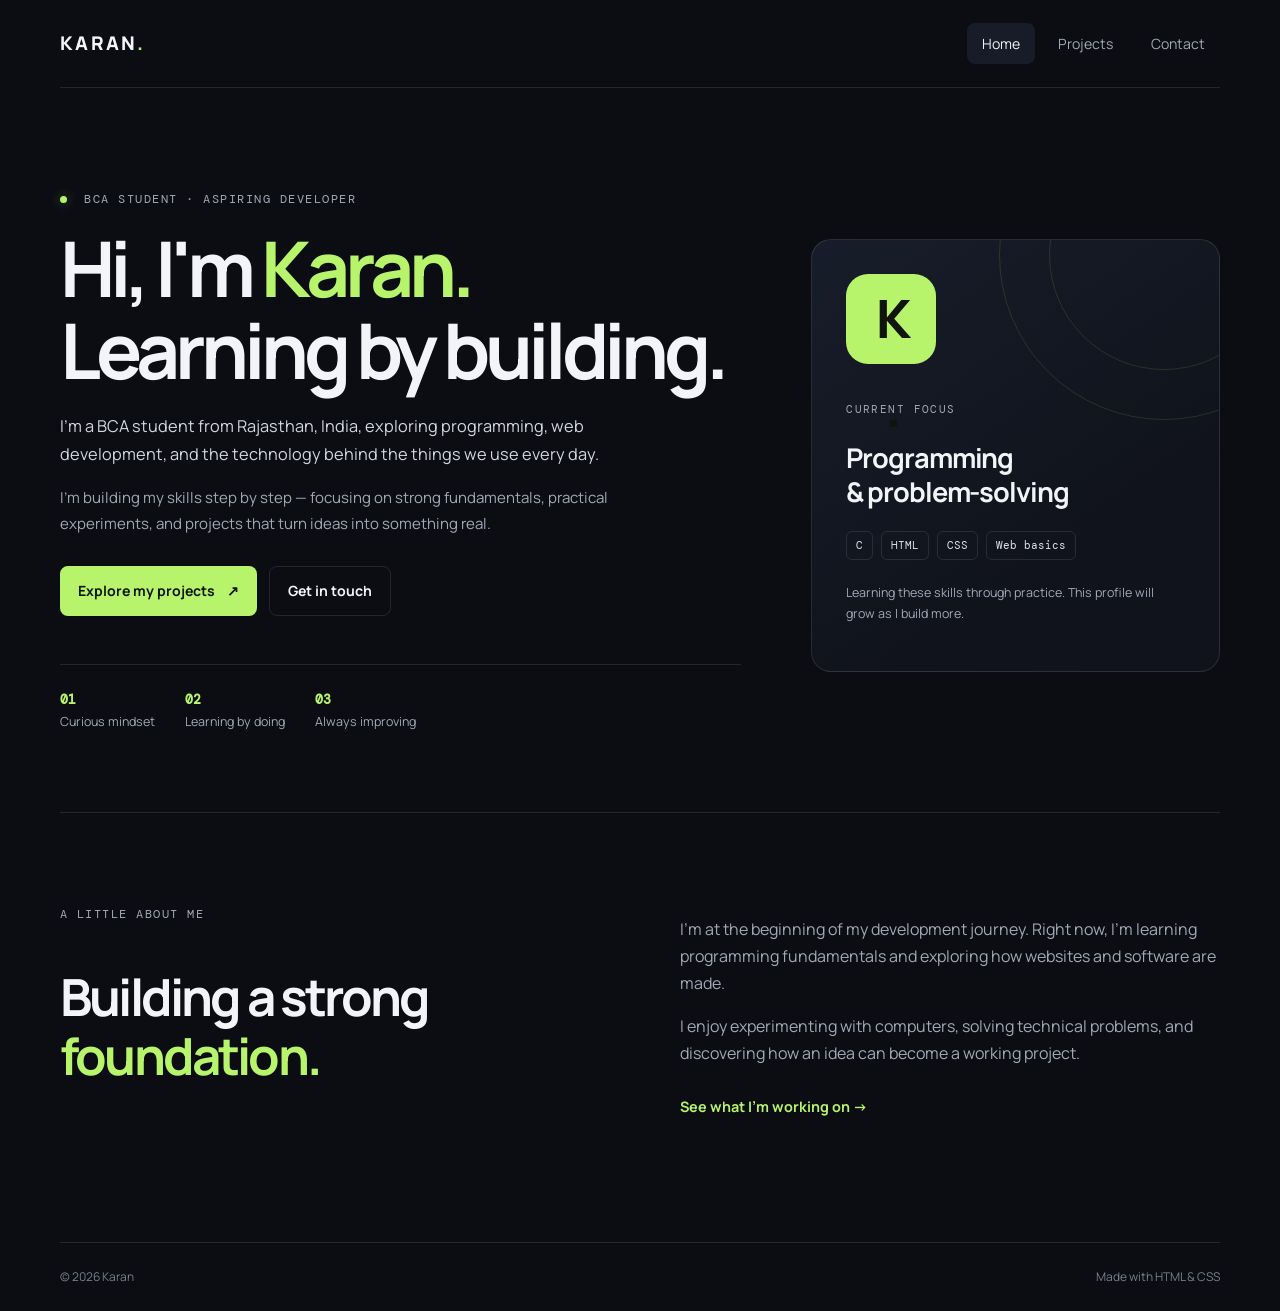
<file: index.html>
<!DOCTYPE html>
<html lang="en">
<head>
  <meta charset="UTF-8">
  <meta name="viewport" content="width=device-width, initial-scale=1.0">
  <meta name="description" content="Karan's personal portfolio — BCA student and aspiring developer.">
  <title>Karan | Home</title>
  <link rel="stylesheet" href="style.css">
</head>
<body>
  <header class="site-header">
    <a class="brand" href="index.html">KARAN<span>.</span></a>
    <nav aria-label="Main navigation">
      <a class="active" href="index.html">Home</a>
      <a href="projects.html">Projects</a>
      <a href="contact.html">Contact</a>
    </nav>
  </header>

  <main class="hero page-wrap">
    <section class="hero-copy">
      <p class="eyebrow"><span class="status-dot"></span> BCA STUDENT · ASPIRING DEVELOPER</p>
      <h1>Hi, I'm <span>Karan.</span><br>Learning by building.</h1>
      <p class="intro">I'm a BCA student from Rajasthan, India, exploring programming, web development, and the technology behind the things we use every day.</p>
      <p class="intro muted">I’m building my skills step by step — focusing on strong fundamentals, practical experiments, and projects that turn ideas into something real.</p>
      <div class="actions">
        <a class="button primary" href="projects.html">Explore my projects <span aria-hidden="true">↗</span></a>
        <a class="button secondary" href="contact.html">Get in touch</a>
      </div>
      <div class="quick-facts">
        <div><strong>01</strong><span>Curious mindset</span></div>
        <div><strong>02</strong><span>Learning by doing</span></div>
        <div><strong>03</strong><span>Always improving</span></div>
      </div>
    </section>
    <aside class="profile-card">
      <div class="orbit orbit-one"></div><div class="orbit orbit-two"></div>
      <div class="avatar">K<span>.</span></div>
      <p class="card-label">CURRENT FOCUS</p>
      <h2>Programming<br>& problem-solving</h2>
      <div class="tag-list"><span>C</span><span>HTML</span><span>CSS</span><span>Web basics</span></div>
      <p class="card-note">Learning these skills through practice. This profile will grow as I build more.</p>
    </aside>
  </main>

  <section class="section page-wrap about">
    <div><p class="eyebrow">A LITTLE ABOUT ME</p><h2>Building a strong<br><span>foundation.</span></h2></div>
    <div class="about-text">
      <p>I'm at the beginning of my development journey. Right now, I'm learning programming fundamentals and exploring how websites and software are made.</p>
      <p>I enjoy experimenting with computers, solving technical problems, and discovering how an idea can become a working project.</p>
      <a class="text-link" href="projects.html">See what I'm working on <span aria-hidden="true">→</span></a>
    </div>
  </section>

  <footer class="footer page-wrap"><span>© 2026 Karan</span><span>Made with HTML & CSS</span></footer>
</body>
</html>
</file>
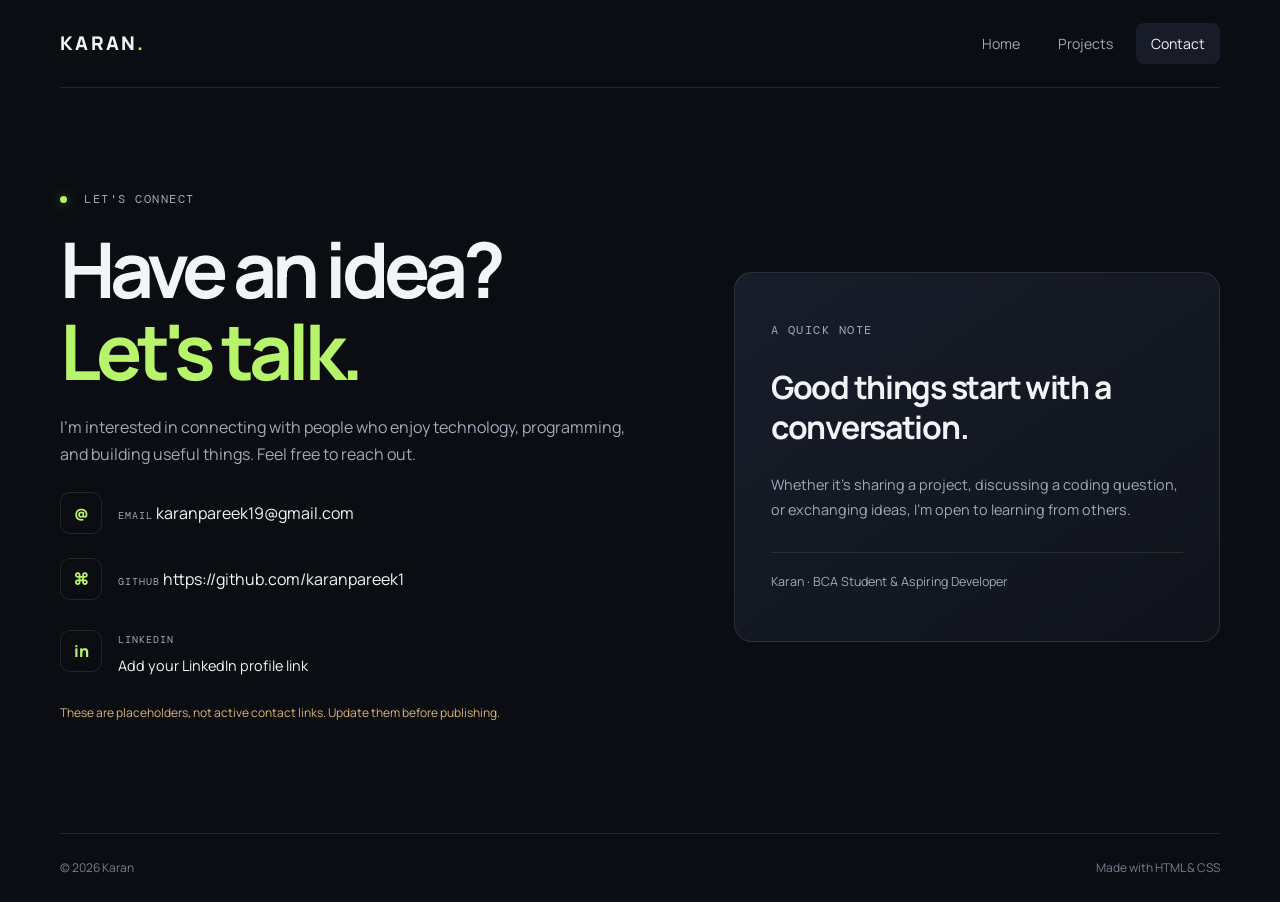
<file: contact.html>
<!DOCTYPE html>
<html lang="en">
<head>
  <meta charset="UTF-8">
  <meta name="viewport" content="width=device-width, initial-scale=1.0">
  <meta name="description" content="Contact Karan about programming, technology, and projects.">
  <title>Karan | Contact</title>
  <link rel="stylesheet" href="style.css">
</head>
<body>
  <header class="site-header">
    <a class="brand" href="index.html">KARAN<span>.</span></a>
    <nav aria-label="Main navigation">
      <a href="index.html">Home</a>
      <a href="projects.html">Projects</a>
      <a class="active" href="contact.html">Contact</a>
    </nav>
  </header>

  <main class="page-wrap inner-page contact-layout">
    <section class="contact-copy">
      <p class="eyebrow"><span class="status-dot"></span> LET'S CONNECT</p>
      <h1>Have an idea?<br><span>Let's talk.</span></h1>
      <p class="page-lead">I'm interested in connecting with people who enjoy technology, programming, and building useful things. Feel free to reach out.</p>
      <div class="contact-detail"><span class="detail-icon">@</span><div><small>EMAIL</small>    <a href="karanpareek19@gmail.com">karanpareek19@gmail.com</a></div></div>
      <div class="contact-detail"><span class="detail-icon">⌘</span><div><small>GITHUB</small>    <a href="https://github.com/karanpareek1">https://github.com/karanpareek1</a></div></div>
      <div class="contact-detail"><span class="detail-icon">in</span><div><small>LINKEDIN</small><p>Add your LinkedIn profile link</p></div></div>
      <p class="contact-warning">These are placeholders, not active contact links. Update them before publishing.</p>
    </section>
    <aside class="contact-panel">
      <p class="eyebrow">A QUICK NOTE</p>
      <h2>Good things start with a conversation.</h2>
      <p>Whether it's sharing a project, discussing a coding question, or exchanging ideas, I'm open to learning from others.</p>
      <div class="panel-line"></div>
      <p class="panel-signoff">Karan <span>·</span> BCA Student & Aspiring Developer</p>
    </aside>
  </main>

  <footer class="footer page-wrap"><span>© 2026 Karan</span><span>Made with HTML & CSS</span></footer>
</body>
</html>
</file>
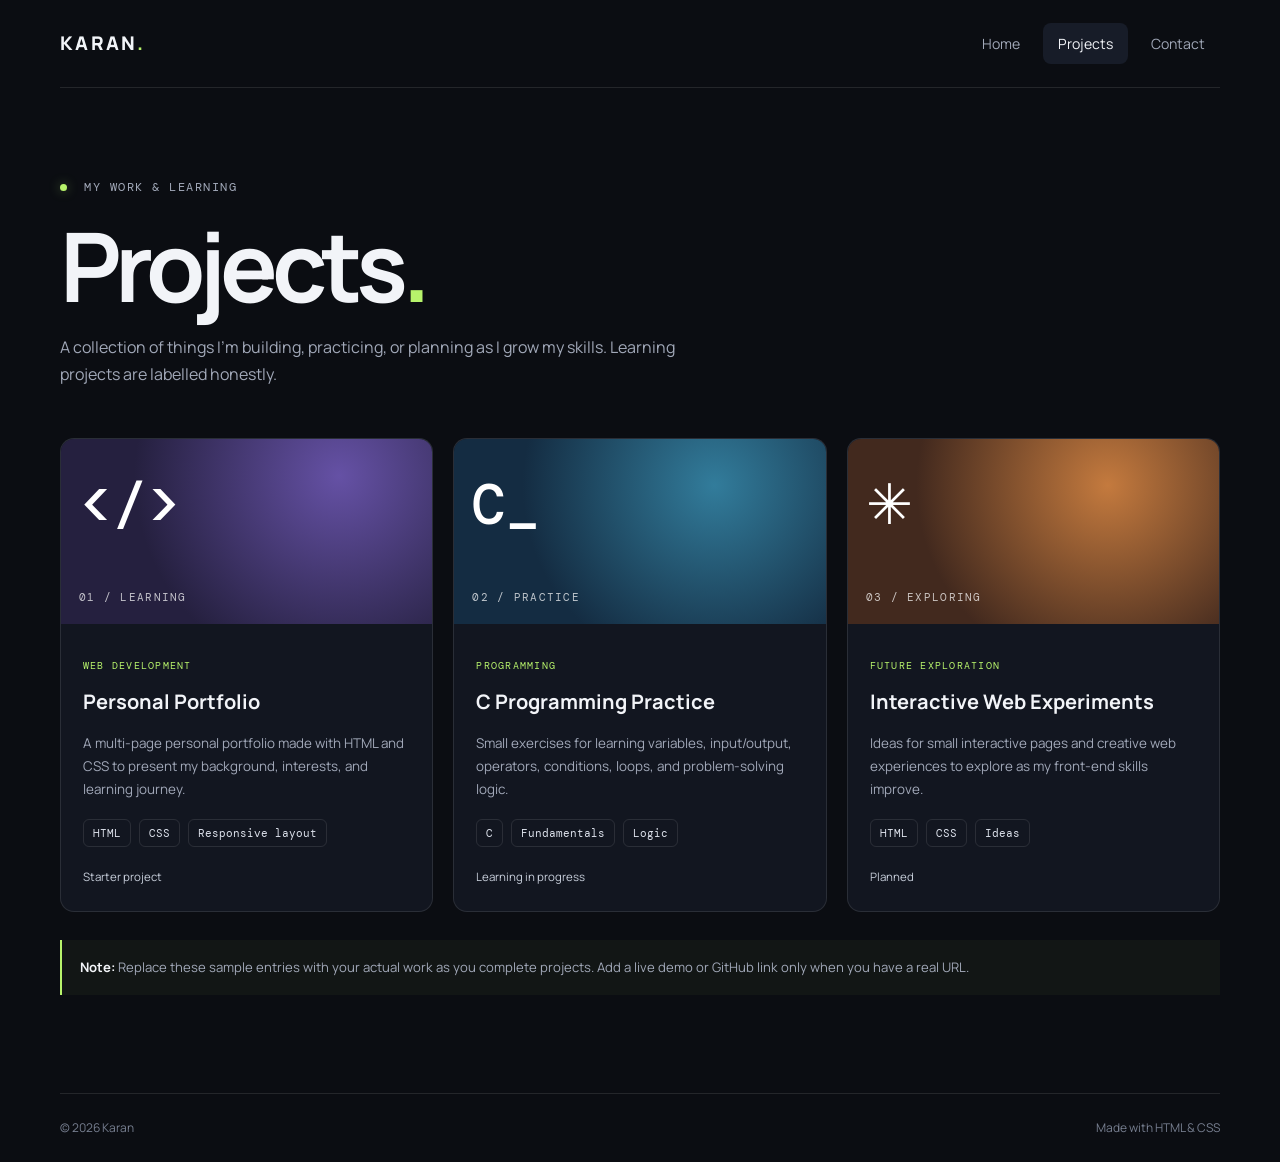
<file: projects.html>
<!DOCTYPE html>
<html lang="en">
<head>
  <meta charset="UTF-8">
  <meta name="viewport" content="width=device-width, initial-scale=1.0">
  <meta name="description" content="Projects and learning experiments by Karan.">
  <title>Karan | Projects</title>
  <link rel="stylesheet" href="style.css">
</head>
<body>
  <header class="site-header">
    <a class="brand" href="index.html">KARAN<span>.</span></a>
    <nav aria-label="Main navigation">
      <a href="index.html">Home</a>
      <a class="active" href="projects.html">Projects</a>
      <a href="contact.html">Contact</a>
    </nav>
  </header>

  <main class="page-wrap inner-page">
    <p class="eyebrow"><span class="status-dot"></span> MY WORK & LEARNING</p>
    <h1>Projects<span>.</span></h1>
    <p class="page-lead">A collection of things I'm building, practicing, or planning as I grow my skills. Learning projects are labelled honestly.</p>

    <section class="project-grid">
      <article class="project-card">
        <div class="project-art art-purple"><span class="art-symbol">&lt;/&gt;</span><span class="art-index">01 / LEARNING</span></div>
        <div class="project-body"><p class="project-type">WEB DEVELOPMENT</p><h2>Personal Portfolio</h2><p>A multi-page personal portfolio made with HTML and CSS to present my background, interests, and learning journey.</p><div class="tag-list"><span>HTML</span><span>CSS</span><span>Responsive layout</span></div><span class="project-status">Starter project</span></div>
      </article>
      <article class="project-card">
        <div class="project-art art-blue"><span class="art-symbol">C_</span><span class="art-index">02 / PRACTICE</span></div>
        <div class="project-body"><p class="project-type">PROGRAMMING</p><h2>C Programming Practice</h2><p>Small exercises for learning variables, input/output, operators, conditions, loops, and problem-solving logic.</p><div class="tag-list"><span>C</span><span>Fundamentals</span><span>Logic</span></div><span class="project-status">Learning in progress</span></div>
      </article>
      <article class="project-card">
        <div class="project-art art-orange"><span class="art-symbol">✳</span><span class="art-index">03 / EXPLORING</span></div>
        <div class="project-body"><p class="project-type">FUTURE EXPLORATION</p><h2>Interactive Web Experiments</h2><p>Ideas for small interactive pages and creative web experiences to explore as my front-end skills improve.</p><div class="tag-list"><span>HTML</span><span>CSS</span><span>Ideas</span></div><span class="project-status">Planned</span></div>
      </article>
    </section>
    <p class="honesty-note"><strong>Note:</strong> Replace these sample entries with your actual work as you complete projects. Add a live demo or GitHub link only when you have a real URL.</p>
  </main>

  <footer class="footer page-wrap"><span>© 2026 Karan</span><span>Made with HTML & CSS</span></footer>
</body>
</html>
</file>
<file: style.css>
@import url('https://fonts.googleapis.com/css2?family=DM+Mono:wght@400;500&family=Manrope:wght@400;500;600;700;800&display=swap');

:root {
  --bg: #0b0d12;
  --panel: #121620;
  --panel-light: #171c28;
  --text: #f2f4f8;
  --muted: #a1a8b8;
  --accent: #b7f36b;
  --line: rgba(255,255,255,.1);
}
* { box-sizing: border-box; }
html { scroll-behavior: smooth; }
body { margin: 0; background: var(--bg); color: var(--text); font-family: 'Manrope', Arial, sans-serif; line-height: 1.7; }
a { color: inherit; text-decoration: none; }
.site-header { width: min(1160px, calc(100% - 48px)); margin: auto; min-height: 88px; display: flex; align-items: center; justify-content: space-between; border-bottom: 1px solid var(--line); }
.brand { font-size: 1.18rem; font-weight: 800; letter-spacing: .12em; }
.brand span, h1 span, h2 span { color: var(--accent); }
nav { display: flex; gap: 8px; }
nav a { color: var(--muted); font-size: .88rem; padding: 9px 15px; border-radius: 8px; transition: .2s; }
nav a:hover, nav a.active { color: var(--text); background: var(--panel-light); }
.page-wrap { width: min(1160px, calc(100% - 48px)); margin-inline: auto; }
.hero { min-height: 650px; padding-block: 90px 80px; display: grid; grid-template-columns: 1.25fr .75fr; align-items: center; gap: 70px; }
.eyebrow { color: var(--muted); font-family: 'DM Mono', monospace; font-size: .72rem; letter-spacing: .13em; }
.status-dot { display: inline-block; width: 7px; height: 7px; border-radius: 50%; background: var(--accent); margin-right: 9px; box-shadow: 0 0 12px #b7f36b66; }
h1 { margin: 18px 0 22px; font-size: clamp(3rem, 6vw, 5.7rem); line-height: 1.07; letter-spacing: -.065em; }
.intro { max-width: 610px; color: #d2d6df; font-size: 1.02rem; }
.muted { color: var(--muted); font-size: .94rem; }
.actions { display: flex; flex-wrap: wrap; gap: 12px; margin-top: 30px; }
.button { display: inline-flex; align-items: center; gap: 12px; padding: 12px 18px; border-radius: 8px; font-weight: 700; font-size: .88rem; transition: transform .2s, background .2s; }
.button:hover { transform: translateY(-2px); }
.primary { background: var(--accent); color: #11160a; }
.primary:hover { background: #c9ff8b; }
.secondary { border: 1px solid var(--line); }
.secondary:hover { background: var(--panel-light); }
.quick-facts { display: flex; flex-wrap: wrap; gap: 30px; margin-top: 48px; padding-top: 24px; border-top: 1px solid var(--line); }
.quick-facts div { display: flex; flex-direction: column; }
.quick-facts strong { font-family: 'DM Mono', monospace; color: var(--accent); font-size: .8rem; }
.quick-facts span { color: var(--muted); font-size: .78rem; }
.profile-card { position: relative; overflow: hidden; isolation: isolate; padding: 34px; min-height: 390px; border: 1px solid var(--line); border-radius: 20px; background: linear-gradient(145deg, #171d2a, #10131b 70%); }
.orbit { position: absolute; z-index: -1; border: 1px solid #b7f36b20; border-radius: 50%; }
.orbit-one { width: 330px; height: 330px; top: -150px; right: -110px; }
.orbit-two { width: 230px; height: 230px; top: -100px; right: -60px; }
.avatar { width: 90px; height: 90px; display: grid; place-items: center; border-radius: 22px; background: var(--accent); color: #10140b; font-size: 3.3rem; font-weight: 800; letter-spacing: -.1em; }
.card-label { margin-top: 36px; color: var(--muted); font-family: 'DM Mono', monospace; font-size: .68rem; letter-spacing: .13em; }
.profile-card h2 { font-size: 1.7rem; line-height: 1.25; letter-spacing: -.04em; }
.tag-list { display: flex; flex-wrap: wrap; gap: 8px; margin-top: 18px; }
.tag-list span { border: 1px solid var(--line); border-radius: 6px; padding: 4px 9px; color: #dce1eb; font-family: 'DM Mono', monospace; font-size: .68rem; }
.card-note { color: var(--muted); font-size: .78rem; margin-top: 22px; }
.section { border-top: 1px solid var(--line); padding-block: 80px; display: grid; grid-template-columns: 1fr 1fr; gap: 80px; }
.section h2 { font-size: clamp(2.1rem, 4vw, 3.3rem); line-height: 1.15; letter-spacing: -.055em; }
.about-text { align-self: center; color: var(--muted); }
.text-link { display: inline-block; margin-top: 12px; color: var(--accent); font-weight: 700; font-size: .9rem; }
.footer { display: flex; justify-content: space-between; gap: 15px; padding-block: 24px; margin-top: 35px; border-top: 1px solid var(--line); color: #777f90; font-size: .75rem; }
.inner-page { padding-top: 78px; padding-bottom: 50px; min-height: calc(100vh - 190px); }
.inner-page > h1 { font-size: clamp(3.5rem, 8vw, 6rem); margin-bottom: 14px; }
.page-lead { max-width: 650px; color: var(--muted); font-size: 1rem; }
.project-grid { display: grid; grid-template-columns: repeat(3, 1fr); gap: 20px; margin-top: 50px; }
.project-card { overflow: hidden; border: 1px solid var(--line); border-radius: 14px; background: var(--panel); transition: transform .2s, border-color .2s; }
.project-card:hover { transform: translateY(-5px); border-color: #b7f36b66; }
.project-art { height: 185px; padding: 18px; display: flex; flex-direction: column; justify-content: space-between; }
.art-purple { background: radial-gradient(circle at 75% 20%, #6551a5, #25203f 65%); }
.art-blue { background: radial-gradient(circle at 70% 25%, #327c9b, #142c42 65%); }
.art-orange { background: radial-gradient(circle at 70% 25%, #c47a3e, #42291e 65%); }
.art-symbol { font-family: 'DM Mono', monospace; font-size: 3.5rem; font-weight: 500; color: #fff; }
.art-index { font-family: 'DM Mono', monospace; font-size: .67rem; letter-spacing: .12em; color: #ffffffb8; }
.project-body { padding: 22px; }
.project-type { color: var(--accent); font-family: 'DM Mono', monospace; font-size: .65rem; letter-spacing: .12em; }
.project-body h2 { margin: 7px 0; font-size: 1.25rem; }
.project-body > p:not(.project-type) { color: var(--muted); font-size: .84rem; }
.project-status { display: inline-block; margin-top: 20px; color: #c7ceda; font-size: .72rem; }
.honesty-note { margin-top: 28px; padding: 16px 18px; border-left: 2px solid var(--accent); background: #b7f36b0a; color: var(--muted); font-size: .82rem; }
.honesty-note strong { color: var(--text); }
.contact-layout { display: grid; grid-template-columns: 1.1fr .9fr; align-items: center; gap: 80px; }
.contact-copy h1 { font-size: clamp(3rem, 6vw, 5.4rem); }
.contact-detail { display: flex; align-items: center; gap: 16px; margin-top: 24px; }
.detail-icon { width: 42px; height: 42px; display: grid; place-items: center; border: 1px solid var(--line); border-radius: 10px; color: var(--accent); font-weight: 800; }
.contact-detail small { color: var(--muted); font-family: 'DM Mono', monospace; font-size: .65rem; letter-spacing: .1em; }
.contact-detail p { margin: 2px 0 0; font-size: .9rem; }
.contact-warning { margin-top: 25px; color: #d8b477; font-size: .75rem; }
.contact-panel { padding: 36px; border: 1px solid var(--line); border-radius: 18px; background: linear-gradient(145deg, #171d2a, #10131b); }
.contact-panel h2 { font-size: 2rem; line-height: 1.25; letter-spacing: -.04em; }
.contact-panel > p:not(.eyebrow):not(.panel-signoff) { color: var(--muted); font-size: .9rem; }
.panel-line { height: 1px; background: var(--line); margin: 30px 0 18px; }
.panel-signoff { font-size: .78rem; color: var(--muted); }
.panel-signoff span { color: var(--accent); }

@media (max-width: 850px) {
  .hero { grid-template-columns: 1fr; gap: 45px; padding-top: 65px; }
  .profile-card { max-width: 520px; }
  .project-grid { grid-template-columns: repeat(2, 1fr); }
  .contact-layout { gap: 40px; }
}
@media (max-width: 600px) {
  .site-header, .page-wrap { width: min(100% - 32px, 1160px); }
  .site-header { min-height: 76px; }
  .brand { font-size: 1rem; }
  nav { gap: 0; }
  nav a { padding: 8px 9px; font-size: .76rem; }
  .hero { padding-block: 55px 55px; min-height: auto; }
  h1 { font-size: clamp(2.8rem, 14vw, 4.3rem); }
  .quick-facts { gap: 18px; }
  .section { grid-template-columns: 1fr; gap: 15px; padding-block: 55px; }
  .project-grid, .contact-layout { grid-template-columns: 1fr; }
  .project-art { height: 165px; }
  .inner-page { padding-top: 52px; }
  .contact-panel { padding: 26px; }
  .footer { font-size: .68rem; }
}
</file>
